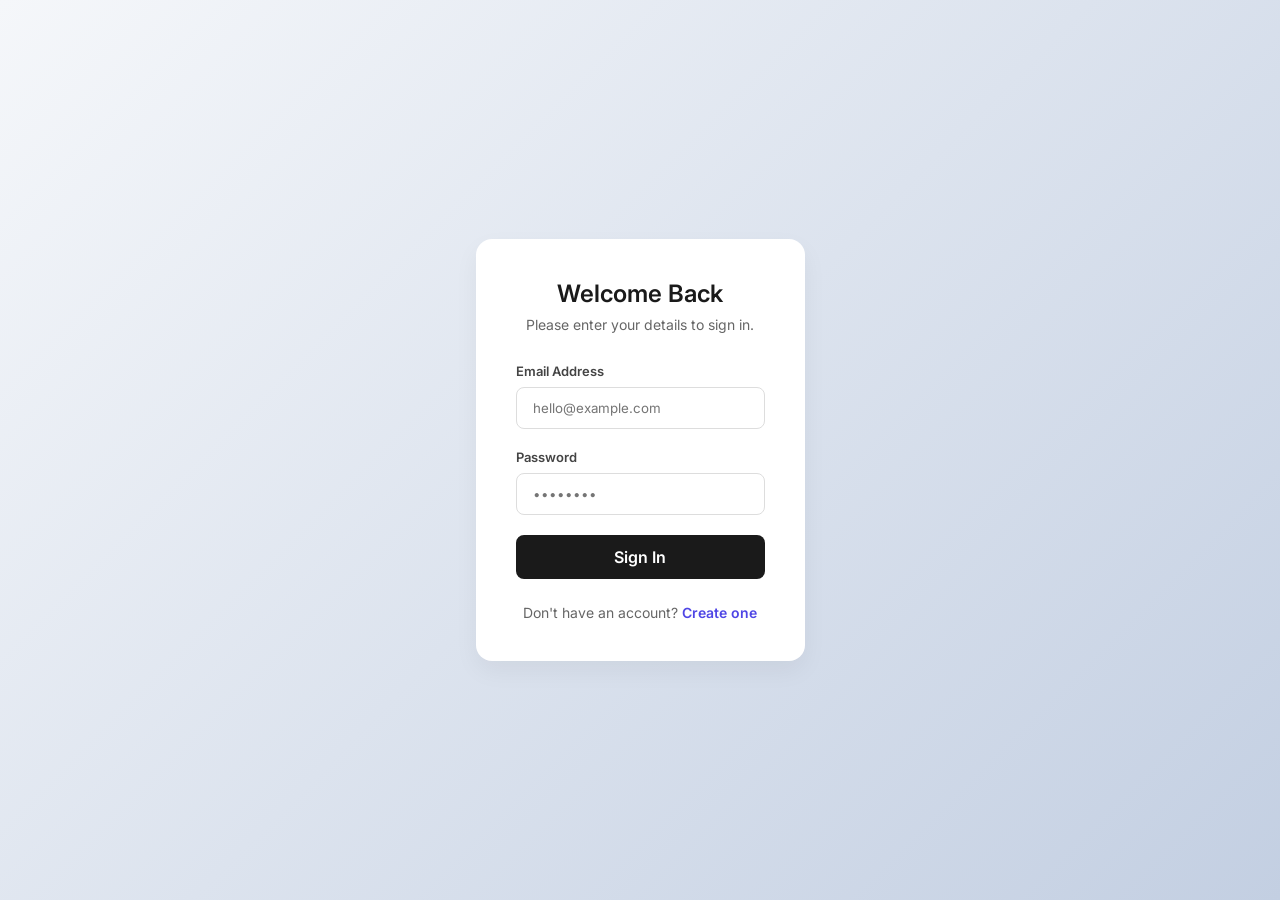
<file: login.html>
<!DOCTYPE html>
<html lang="en">
<head>
    <meta charset="UTF-8">
    <meta name="viewport" content="width=device-width, initial-scale=1.0">
    <title>Login | Modern Web</title>
    <link rel="stylesheet" href="style.css">
    <link href="https://fonts.googleapis.com/css2?family=Inter:wght@300;400;600&display=swap" rel="stylesheet">
</head>
<body>
    <div class="login-container">
        <div class="login-card">
            <h2>Welcome Back</h2>
            <p class="subtitle">Please enter your details to sign in.</p>
            
            <form id="loginForm">
                <div class="input-group">
                    <label for="email">Email Address</label>
                    <input type="email" id="email" placeholder="hello@example.com" required>
                </div>
                
                <div class="input-group">
                    <label for="password">Password</label>
                    <input type="password" id="password" placeholder="••••••••" required>
                </div>

                <button type="submit" class="login-btn">Sign In</button>
            </form>

            <p class="signup-text">Don't have an account? <a href="index.html">Create one</a></p>
        </div>
    </div>

    <div id="infoModal" class="modal">
        <div class="modal-content">
            <span class="close-btn">&times;</span>
            <div class="modal-icon">✉️</div>
            <h3>Status Update</h3>
            <p>No cards available for you at the moment, we will update you via email.</p>
            <button class="login-btn" id="closeModal">Got it</button>
        </div>
    </div>

    <script>
        const loginForm = document.getElementById('loginForm');
        const modal = document.getElementById('infoModal');
        const closeBtn = document.querySelector('.close-btn');
        const closeBtnBottom = document.getElementById('closeModal');

        loginForm.addEventListener('submit', function(e) {
            e.preventDefault(); // Stop the form from actually submitting
            
            // Show the popup
            modal.style.display = "flex";
        });

        // Close logic
        closeBtn.onclick = () => modal.style.display = "none";
        closeBtnBottom.onclick = () => modal.style.display = "none";
        window.onclick = (event) => {
            if (event.target == modal) modal.style.display = "none";
        }
    </script>
</body>
</html>
</file>
<file: style.css>
* {
    margin: 0;
    padding: 0;
    box-sizing: border-box;
    font-family: 'Inter', sans-serif;
}

body {
    background: linear-gradient(135deg, #f5f7fa 0%, #c3cfe2 100%);
    display: flex;
    justify-content: center;
    align-items: center;
    height: 100vh;
}

.login-card {
    background: #ffffff;
    padding: 40px;
    border-radius: 16px;
    box-shadow: 0 10px 25px rgba(0,0,0,0.05);
    width: 100%;
    max-width: 400px;
    text-align: center;
}

h2 {
    color: #1a1a1a;
    margin-bottom: 8px;
    font-weight: 600;
}

.subtitle {
    color: #666;
    font-size: 14px;
    margin-bottom: 30px;
}

.input-group {
    text-align: left;
    margin-bottom: 20px;
}

.input-group label {
    display: block;
    font-size: 13px;
    font-weight: 600;
    margin-bottom: 8px;
    color: #444;
}

.input-group input {
    width: 100%;
    padding: 12px 16px;
    border: 1px solid #ddd;
    border-radius: 8px;
    outline: none;
    transition: 0.3s;
}

.input-group input:focus {
    border-color: #4f46e5;
    box-shadow: 0 0 0 3px rgba(79, 70, 229, 0.1);
}

.form-options {
    display: flex;
    justify-content: space-between;
    align-items: center;
    font-size: 13px;
    margin-bottom: 25px;
}

.forgot-link {
    color: #4f46e5;
    text-decoration: none;
}

.login-btn {
    width: 100%;
    padding: 12px;
    background-color: #1a1a1a;
    color: white;
    border: none;
    border-radius: 8px;
    font-size: 16px;
    font-weight: 600;
    cursor: pointer;
    transition: 0.2s;
}

.login-btn:hover {
    background-color: #333;
}

.signup-text {
    margin-top: 25px;
    font-size: 14px;
    color: #666;
}

.signup-text a {
    color: #4f46e5;
    text-decoration: none;
    font-weight: 600;
}
.success-icon {
    font-size: 50px;
    margin-bottom: 20px;
}

.user-info {
    background: #f9fafb;
    padding: 15px;
    border-radius: 8px;
    margin: 20px 0;
    font-size: 14px;
    color: #555;
}
/* Modal Background */
.modal {
    display: none; 
    position: fixed;
    z-index: 1000;
    left: 0;
    top: 0;
    width: 100%;
    height: 100%;
    background-color: rgba(0,0,0,0.5);
    justify-content: center;
    align-items: center;
    backdrop-filter: blur(4px);
}

/* Modal Box */
.modal-content {
    background-color: #fff;
    padding: 30px;
    border-radius: 16px;
    width: 90%;
    max-width: 350px;
    text-align: center;
    position: relative;
    box-shadow: 0 20px 40px rgba(0,0,0,0.2);
    animation: slideUp 0.3s ease-out;
}

@keyframes slideUp {
    from { transform: translateY(20px); opacity: 0; }
    to { transform: translateY(0); opacity: 1; }
}

.modal-icon {
    font-size: 40px;
    margin-bottom: 15px;
}

.modal-content h3 {
    margin-bottom: 10px;
    color: #1a1a1a;
}

.modal-content p {
    color: #666;
    font-size: 14px;
    margin-bottom: 25px;
    line-height: 1.5;
}

.close-btn {
    position: absolute;
    right: 15px;
    top: 10px;
    font-size: 24px;
    cursor: pointer;
    color: #999;
}
/* Live Support Button Styling */
.live-support-btn {
    position: fixed;
    bottom: 20px;
    right: 20px;
    background: #4f46e5;
    color: white;
    padding: 12px 20px;
    border-radius: 50px;
    display: flex;
    align-items: center;
    gap: 10px;
    box-shadow: 0 10px 20px rgba(79, 70, 229, 0.3);
    font-weight: 600;
    font-size: 14px;
    z-index: 9999;
    cursor: pointer;
    border: none;
    /* This triggers the animation */
    animation: oscillate 2s ease-in-out infinite;
}

.support-dot {
    width: 8px;
    height: 8px;
    background: #10b981; /* Green "Online" dot */
    border-radius: 50%;
    box-shadow: 0 0 0 rgba(16, 185, 129, 0.4);
    animation: pulse 2s infinite;
}

/* The Up and Down Movement */
@keyframes oscillate {
    0%, 100% { transform: translateY(0); }
    50% { transform: translateY(-10px); }
}

/* The Pulsing Green Dot */
@keyframes pulse {
    0% { box-shadow: 0 0 0 0 rgba(16, 185, 129, 0.7); }
    70% { box-shadow: 0 0 0 10px rgba(16, 185, 129, 0); }
    100% { box-shadow: 0 0 0 0 rgba(16, 185, 129, 0); }
}
</file>
